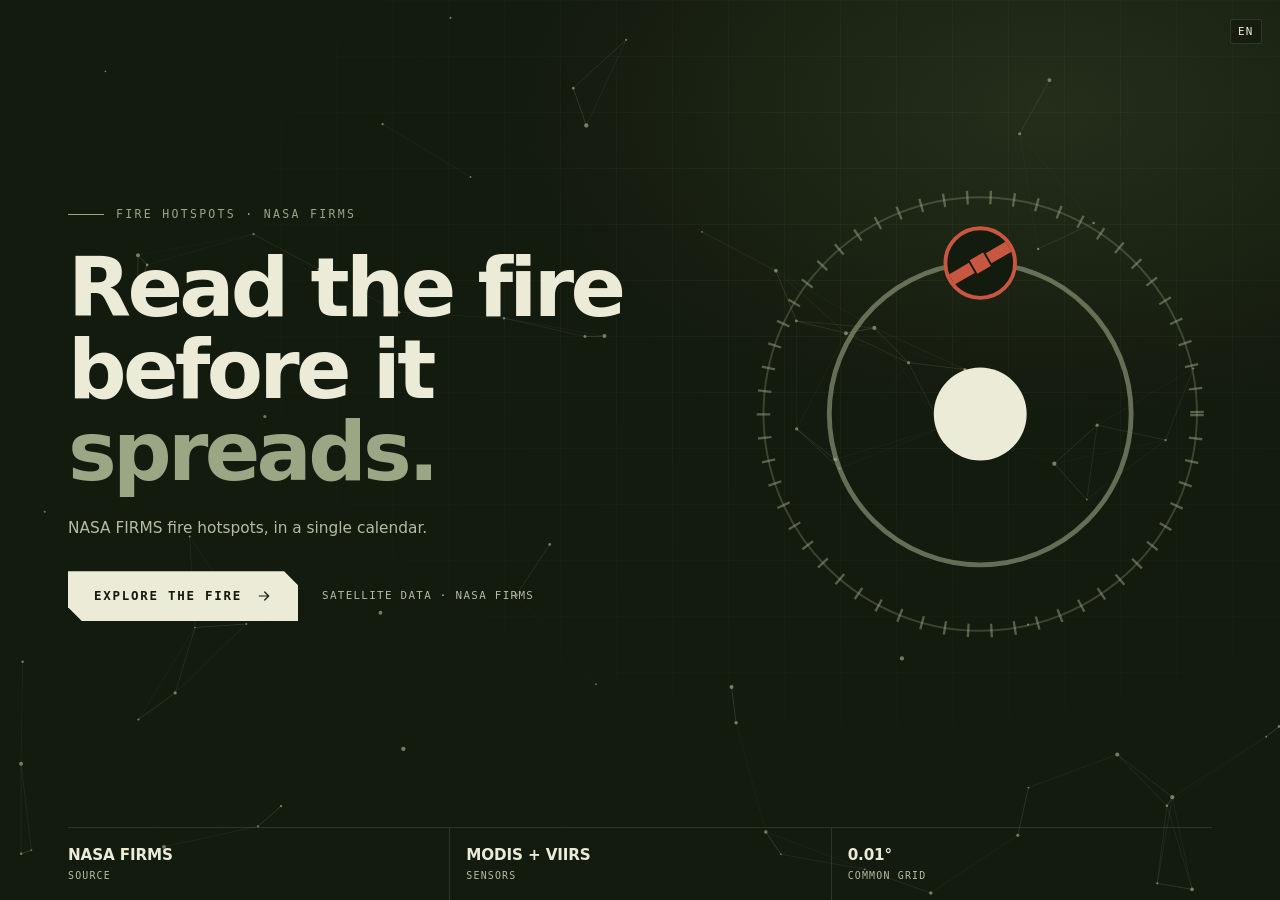
<file: index.html>
<!DOCTYPE html>
<html lang="es" class="no-js">
<head>
  <meta charset="utf-8">
  <meta name="viewport" content="width=device-width, initial-scale=1, viewport-fit=cover">
  <meta name="description" content="MOVIRIS · Lee el fuego antes de que avance. Monitoreo y visualización de focos de calor de NASA FIRMS.">
  <title>MOVIRIS · Lee el fuego antes de que avance</title>
  <link rel="icon" href="/ico.svg" type="image/svg+xml">
  <script>
    document.documentElement.classList.replace('no-js', 'js');
    window.setTimeout(function () {
      document.documentElement.classList.add('is-loaded');
    }, 1800);
  </script>
  <link rel="stylesheet" href="/styles.css">
  <script src="/i18n.js"></script>
</head>
<body>
  <div class="welcome-lang">
    <select id="lang-select" aria-label="Idioma">
      <option value="en">EN</option>
      <option value="es">ES</option>
    </select>
  </div>
  <div class="grid" aria-hidden="true"></div>
  <canvas class="network" id="network" aria-hidden="true"></canvas>

  <div class="page">
    <main class="hero">
      <div class="copy">
        <p class="eyebrow reveal" style="--delay: 160ms">
          <span class="eyebrow-line" aria-hidden="true"></span>
          Focos de calor · NASA FIRMS
        </p>

        <h1 class="headline">
          <span class="line"><span class="line-inner" style="--delay: 220ms">Lee el fuego</span></span>
          <span class="line"><span class="line-inner" style="--delay: 340ms">antes de que <em>avance.</em></span></span>
        </h1>

        <p class="subtitle reveal" style="--delay: 520ms">
          Focos de calor de NASA FIRMS, en un solo calendario.
        </p>

        <div class="actions reveal" style="--delay: 660ms">
          <a class="cta" id="cta" href="/inicio/">
            <span>Explorar el fuego</span>
            <svg viewBox="0 0 24 24" fill="none" aria-hidden="true">
              <path d="M5 12h13M13 6l6 6-6 6" stroke="currentColor" stroke-width="1.8" stroke-linecap="round" stroke-linejoin="round"/>
            </svg>
          </a>
          <p class="cta-note">Datos satelitales · NASA FIRMS</p>
        </div>
      </div>

      <div class="art reveal" style="--delay: 500ms">
        <svg class="sat" viewBox="0 0 240 240" role="img" aria-label="Satélite orbitando la Tierra">
          <!-- Marcas del anillo exterior -->
          <circle class="sat-ticks" cx="120" cy="120" r="112" fill="none" stroke-width="7" stroke-dasharray="1.2 10.9"/>
          <!-- Línea fina del anillo exterior -->
          <circle class="sat-ring" cx="120" cy="120" r="112" fill="none"/>
          <!-- Órbita -->
          <circle class="sat-orbit" cx="120" cy="120" r="78" fill="none" stroke-width="2.5"/>
          <!-- Tierra -->
          <circle class="sat-earth" cx="120" cy="120" r="24"/>
          <!-- Satélite -->
          <g class="orb">
            <circle class="sat-node" cx="120" cy="42" r="18" stroke-width="2"/>
            <g class="sat-parts" transform="rotate(-30 120 42)">
              <rect x="116" y="38" width="8" height="8"/>
              <rect x="103" y="39" width="12" height="6"/>
              <rect x="125" y="39" width="12" height="6"/>
            </g>
          </g>
        </svg>
      </div>
    </main>

    <section class="facts reveal" style="--delay: 780ms" aria-label="Datos del proyecto">
      <div class="fact"><strong>NASA FIRMS</strong><span>Fuente</span></div>
      <div class="fact"><strong>MODIS + VIIRS</strong><span>Sensores</span></div>
      <div class="fact"><strong>0,01°</strong><span>Malla común</span></div>
    </section>
  </div>

  <script src="/script.js"></script>
</body>
</html>
</file>
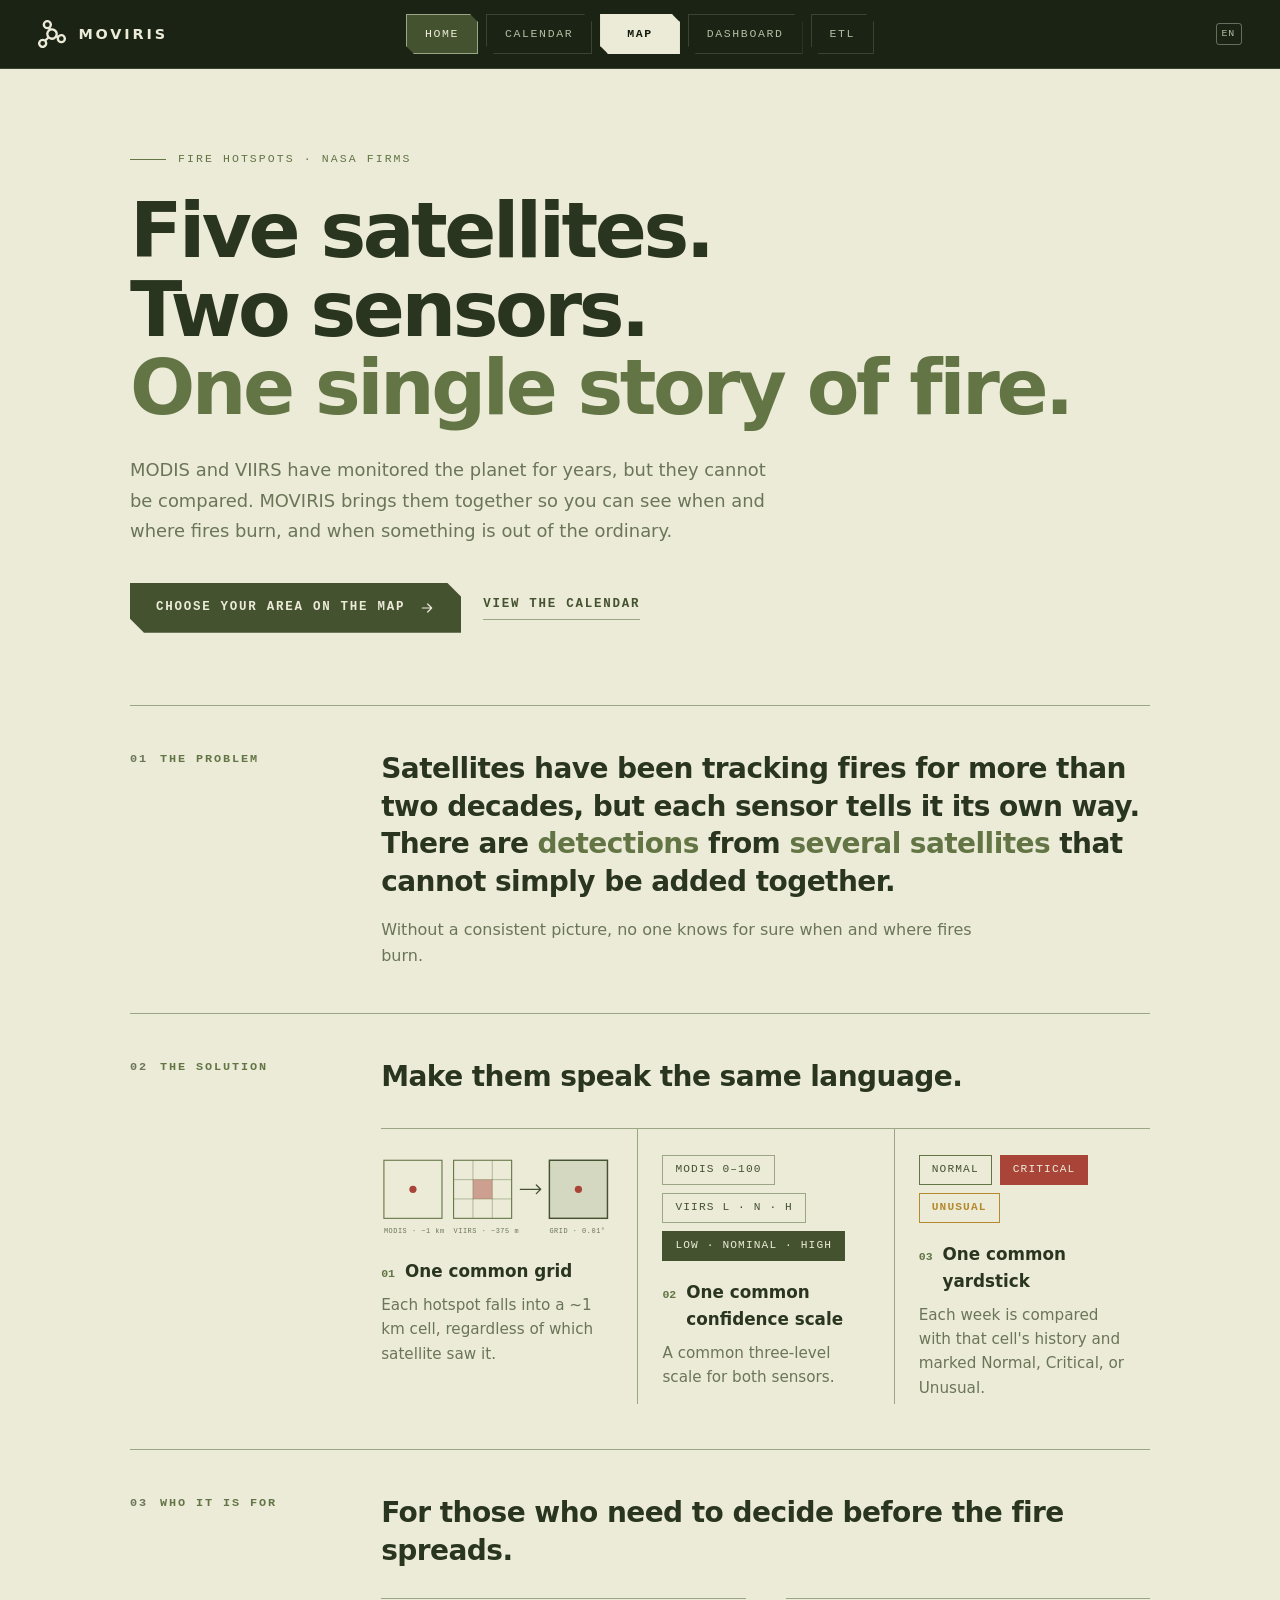
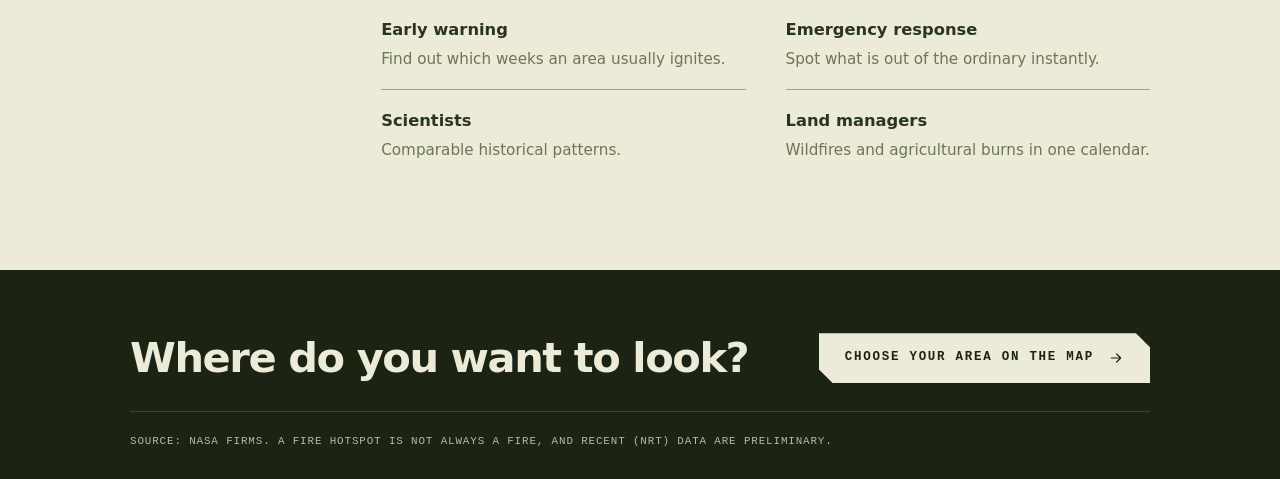
<file: inicio/index.html>
<!DOCTYPE html>
<html lang="es" class="no-js">
<head>
  <meta charset="utf-8">
  <meta name="viewport" content="width=device-width, initial-scale=1">
  <meta name="description" content="MOVIRIS une los datos de MODIS y VIIRS en un solo calendario de actividad de quema para distintas regiones.">
  <title>Inicio · MOVIRIS</title>
  <link rel="icon" href="/ico.svg" type="image/svg+xml">
  <script>
    document.documentElement.classList.replace('no-js', 'js');
  </script>
  <link rel="stylesheet" href="/header/style.css">
  <link rel="stylesheet" href="/inicio/style.css">
  <script src="/i18n.js"></script>
</head>
<body>
  <div id="site-header"></div>

  <main>
    <!-- Gancho -->
    <section class="wrap hero">
      <p class="eyebrow reveal"><span class="eyebrow-line" aria-hidden="true"></span>Focos de calor · NASA FIRMS</p>
      <h1 class="title reveal">
        <span>Cinco satélites.</span>
        <span>Dos sensores.</span>
        <span class="accent">Una sola historia del fuego.</span>
      </h1>
      <p class="lead reveal">
        MODIS y VIIRS llevan años vigilando el planeta, pero no se pueden comparar.
        MOVIRIS los une para que veas cuándo y dónde arde, y cuándo algo se sale de lo normal.
      </p>
      <div class="actions reveal">
        <a class="btn btn--primary" href="/mapa/">
          <span>Elige tu zona en el mapa</span>
          <svg viewBox="0 0 24 24" fill="none" aria-hidden="true"><path d="M5 12h13M13 6l6 6-6 6" stroke="currentColor" stroke-width="1.8" stroke-linecap="round" stroke-linejoin="round"/></svg>
        </a>
        <a class="btn btn--ghost" href="/calendario/">Ver el calendario</a>
      </div>
    </section>

    <!-- El problema -->
    <section class="wrap row reveal">
      <h2 class="label"><span>01</span>El problema</h2>
      <div class="body">
        <p class="big">
          Los satélites llevan más de dos décadas rastreando el fuego, pero cada sensor lo cuenta a su manera.
          Hay <strong>detecciones</strong> de <strong>varios satélites</strong> que no se pueden sumar sin más.
        </p>
        <p class="small">Sin una imagen consistente, nadie sabe con certeza cuándo y dónde se quema.</p>
      </div>
    </section>

    <!-- La solución -->
    <section class="wrap row reveal">
      <h2 class="label"><span>02</span>La solución</h2>
      <div class="body">
        <p class="big">Ponerlos a hablar el mismo idioma.</p>
        <div class="steps">
          <article class="step">
            <svg class="grid-art" viewBox="0 0 320 120" role="img" aria-label="Un foco visto por MODIS y por VIIRS cae en una misma celda de la malla">
              <rect class="g-line" x="4" y="10" width="80" height="80"/>
              <circle class="g-ember" cx="44" cy="50" r="5"/>
              <rect class="g-line" x="100" y="10" width="80" height="80"/>
              <path class="g-line g-thin" d="M126.7 10v80M153.3 10v80M100 36.7h80M100 63.3h80"/>
              <rect class="g-fill-ember" x="126.7" y="36.7" width="26.6" height="26.6"/>
              <path class="g-arrow" d="M192 50h28M214 44l6 6-6 6"/>
              <rect class="g-cell" x="232" y="10" width="80" height="80"/>
              <circle class="g-ember" cx="272" cy="50" r="5"/>
              <text class="g-text" x="4" y="110">MODIS · ~1 km</text>
              <text class="g-text" x="100" y="110">VIIRS · ~375 m</text>
              <text class="g-text" x="232" y="110">MALLA · 0,01°</text>
            </svg>
            <h3><span>01</span>Una sola malla</h3>
            <p>Cada foco cae en una celda de ~1 km, sin importar qué satélite lo vio.</p>
          </article>

          <article class="step">
            <div class="chips" aria-hidden="true">
              <span class="chip">MODIS 0–100</span>
              <span class="chip">VIIRS l · n · h</span>
            </div>
            <div class="chips" aria-hidden="true">
              <span class="chip chip--solid">Baja · Nominal · Alta</span>
            </div>
            <h3><span>02</span>Una sola confianza</h3>
            <p>Una escala común de tres niveles para los dos sensores.</p>
          </article>

          <article class="step">
            <div class="chips" aria-hidden="true">
              <span class="chip chip--ok">Normal</span>
              <span class="chip chip--critical">Crítica</span>
              <span class="chip chip--unusual">Inusual</span>
            </div>
            <h3><span>03</span>Una sola vara</h3>
            <p>Cada semana se compara con la historia de esa misma celda y se marca como Normal, Crítica o Inusual.</p>
          </article>
        </div>
      </div>
    </section>

    <!-- Para quién -->
    <section class="wrap row reveal">
      <h2 class="label"><span>03</span>Para quién</h2>
      <div class="body">
        <p class="big">Para quien necesita decidir antes de que el fuego avance.</p>
        <ul class="people">
          <li><strong>Alerta temprana</strong><span>Descubre en qué semanas una zona suele encenderse.</span></li>
          <li><strong>Respuesta a emergencias</strong><span>Detecta al instante lo que se sale de lo habitual.</span></li>
          <li><strong>Científicos</strong><span>Patrones históricos comparables.</span></li>
          <li><strong>Administradores de tierras</strong><span>Incendios forestales y quemas agrícolas en un mismo calendario.</span></li>
        </ul>
      </div>
    </section>
  </main>

  <!-- Cierre -->
  <footer class="closing">
    <div class="wrap closing-inner">
      <div class="closing-cta">
        <p class="closing-title">¿Dónde quieres mirar?</p>
        <a class="btn btn--light" href="/mapa/">
          <span>Elige tu zona en el mapa</span>
          <svg viewBox="0 0 24 24" fill="none" aria-hidden="true"><path d="M5 12h13M13 6l6 6-6 6" stroke="currentColor" stroke-width="1.8" stroke-linecap="round" stroke-linejoin="round"/></svg>
        </a>
      </div>
      <p class="note">
        Fuente: NASA FIRMS. Un foco de calor no siempre es un incendio, y los datos recientes (NRT) son preliminares.
      </p>
    </div>
  </footer>

  <script src="/header/script.js"></script>
  <script src="/inicio/script.js"></script>
</body>
</html>
</file>
<file: styles.css>
/* ==========================================================================
   MOVIRIS · Bienvenida (una sola pantalla, sin scroll)
   Fondo verde oscuro para contrastar con la app (tonos de verde claro).
   Paleta base: #EBEBD8 · #637545 · #455230 · #9BA685
   ========================================================================== */

.welcome-lang {
  position: fixed;
  top: 18px;
  right: 18px;
  z-index: 20;
}

.welcome-lang select {
  appearance: none;
  background: rgba(19, 26, 14, 0.65);
  color: var(--cream);
  border: 1px solid var(--line);
  border-radius: 3px;
  padding: 5px 7px;
  font-family: var(--mono);
  font-size: 0.68rem;
  letter-spacing: 0.1em;
  cursor: pointer;
}

.welcome-lang select option {
  background: var(--cream);
  color: var(--bg);
}

:root {
  --bg: #131A0E;
  --cream: #EBEBD8;
  --primary: #637545;
  --primary-dark: #455230;
  --sage: #9BA685;
  --muted: #B4BDA1;
  --ember: #C9573F;
  --line: rgba(155, 166, 133, 0.2);

  --font: "Inter", "Segoe UI", system-ui, -apple-system, sans-serif;
  --mono: ui-monospace, "SFMono-Regular", "Cascadia Mono", Menlo, Consolas, monospace;
}

*,
*::before,
*::after {
  box-sizing: border-box;
}

html,
body {
  height: 100%;
  overflow: hidden;
}

body {
  margin: 0;
  background:
    radial-gradient(ellipse 60% 50% at 82% 12%, rgba(99, 117, 69, 0.22), transparent 70%),
    var(--bg);
  color: var(--cream);
  font-family: var(--font);
  line-height: 1.5;
  -webkit-font-smoothing: antialiased;
}

h1,
p {
  margin: 0;
}

a {
  color: inherit;
}

:focus-visible {
  outline: 2px solid var(--sage);
  outline-offset: 4px;
}

::selection {
  background: rgba(155, 166, 133, 0.35);
}

/* --------------------------------------------------------------------------
   Fondo: cuadrícula + red de puntos
   -------------------------------------------------------------------------- */

.grid {
  position: fixed;
  inset: 0;
  z-index: 0;
  pointer-events: none;
  background-image:
    linear-gradient(var(--line) 1px, transparent 1px),
    linear-gradient(90deg, var(--line) 1px, transparent 1px);
  background-size: 56px 56px;
  opacity: 0.35;
  -webkit-mask-image: radial-gradient(ellipse at 70% 30%, #000 0%, transparent 75%);
  mask-image: radial-gradient(ellipse at 70% 30%, #000 0%, transparent 75%);
}

.network {
  position: fixed;
  inset: 0;
  z-index: 0;
  width: 100%;
  height: 100%;
  pointer-events: none;
}

/* Una sola pantalla: contenido + datos; sin header ni footer */
.page {
  position: relative;
  z-index: 1;
  display: grid;
  grid-template-rows: minmax(0, 1fr) auto;
  width: min(1240px, 100%);
  min-height: 100vh;
  min-height: 100svh;
  margin: 0 auto;
  padding: 0 clamp(20px, 4vw, 48px);
  transition: opacity 0.3s ease;
}

/* --------------------------------------------------------------------------
   Contenido: texto a la izquierda, satélite a la derecha
   -------------------------------------------------------------------------- */

.hero {
  display: grid;
  grid-template-columns: minmax(0, 1.15fr) minmax(0, 0.85fr);
  align-items: stretch;
  gap: clamp(16px, 4vw, 56px);
  min-height: 0;
  padding: clamp(10px, 3vh, 36px) 0;
}

.copy {
  align-self: center;
  min-width: 0;
}

.eyebrow {
  display: flex;
  align-items: center;
  gap: 12px;
  margin-bottom: clamp(12px, 2.6vh, 26px);
  color: var(--sage);
  font-family: var(--mono);
  font-size: 0.72rem;
  letter-spacing: 0.2em;
  text-transform: uppercase;
}

.eyebrow-line {
  display: block;
  width: 36px;
  height: 1px;
  background: var(--sage);
}

.headline {
  font-size: clamp(2.3rem, min(6.4vw, 10vh), 5.8rem);
  font-weight: 700;
  letter-spacing: -0.045em;
  line-height: 1;
}

.headline .line {
  display: block;
}

.headline .line-inner {
  display: block;
}

.headline em {
  color: var(--sage);
  font-style: normal;
}

.subtitle {
  max-width: 520px;
  margin-top: clamp(14px, 2.6vh, 28px);
  color: var(--muted);
  font-size: clamp(0.95rem, 1.2vw, 1.1rem);
  line-height: 1.6;
}

.actions {
  display: flex;
  align-items: center;
  flex-wrap: wrap;
  gap: 14px 24px;
  margin-top: clamp(18px, 3.4vh, 38px);
}

/* Botón de esquinas cortadas */
.cta {
  display: inline-flex;
  align-items: center;
  gap: 14px;
  min-height: 50px;
  padding: 0 26px;
  background: var(--cream);
  color: var(--bg);
  font-family: var(--mono);
  font-size: 0.78rem;
  font-weight: 700;
  letter-spacing: 0.14em;
  text-decoration: none;
  text-transform: uppercase;
  clip-path: polygon(0 0, calc(100% - 14px) 0, 100% 14px, 100% 100%, 14px 100%, 0 calc(100% - 14px));
  transition: background 0.2s ease;
}

.cta svg {
  width: 16px;
  height: 16px;
  transition: transform 0.2s ease;
}

.cta:hover {
  background: var(--sage);
}

.cta:hover svg {
  transform: translateX(4px);
}

.cta-note {
  color: var(--muted);
  font-family: var(--mono);
  font-size: 0.68rem;
  letter-spacing: 0.12em;
  text-transform: uppercase;
}

/* --------------------------------------------------------------------------
   Satélite (se adapta al espacio disponible)
   -------------------------------------------------------------------------- */

.art {
  display: grid;
  place-items: center;
  min-width: 0;
  min-height: 0;
  height: 100%;
}

.sat {
  display: block;
  width: 100%;
  height: 100%;
  max-width: 520px;
  max-height: 520px;
}

.sat-ticks {
  stroke: var(--sage);
  stroke-opacity: 0.5;
}

.sat-ring {
  stroke: var(--sage);
  stroke-opacity: 0.3;
}

.sat-orbit {
  stroke: var(--sage);
  stroke-opacity: 0.6;
}

.sat-earth {
  fill: var(--cream);
}

.sat-node {
  fill: var(--bg);
  stroke: var(--ember);
}

.sat-parts {
  fill: var(--ember);
}

.orb {
  transform-box: view-box;
  transform-origin: 120px 120px;
  animation: orbit 48s linear infinite;
}

@keyframes orbit {
  to {
    transform: rotate(360deg);
  }
}

/* --------------------------------------------------------------------------
   Datos (una sola fila compacta)
   -------------------------------------------------------------------------- */

.facts {
  display: grid;
  grid-template-columns: repeat(3, 1fr);
  border-top: 1px solid var(--line);
}

.fact {
  display: flex;
  flex-direction: column;
  gap: 2px;
  min-width: 0;
  padding: clamp(10px, 1.8vh, 16px) 16px clamp(10px, 1.8vh, 16px) 0;
}

.fact + .fact {
  padding-left: 16px;
  border-left: 1px solid var(--line);
}

.fact strong {
  font-size: 0.95rem;
  font-weight: 600;
  letter-spacing: -0.01em;
  white-space: nowrap;
}

.fact span {
  color: var(--muted);
  font-family: var(--mono);
  font-size: 0.62rem;
  letter-spacing: 0.12em;
  text-transform: uppercase;
}

/* --------------------------------------------------------------------------
   Animación de entrada y salida
   -------------------------------------------------------------------------- */

.js .reveal {
  opacity: 0;
  transform: translateY(14px);
  transition: opacity 0.7s ease, transform 0.7s cubic-bezier(0.16, 1, 0.3, 1);
  transition-delay: var(--delay, 0s);
}

.js.is-loaded .reveal {
  opacity: 1;
  transform: none;
}

.js .line-inner {
  opacity: 0;
  transform: translateY(0.32em);
  transition:
    opacity 0.85s ease,
    transform 0.9s cubic-bezier(0.16, 1, 0.3, 1);
  transition-delay: var(--delay, 0s);
}

.js.is-loaded .line-inner {
  opacity: 1;
  transform: none;
}

.is-leaving .page {
  opacity: 0;
}

/* --------------------------------------------------------------------------
   Responsive
   -------------------------------------------------------------------------- */

/* Tablet y móvil: texto arriba, satélite en el espacio sobrante */
@media (max-width: 860px) {
  .hero {
    grid-template-columns: 1fr;
    grid-template-rows: auto minmax(0, 1fr);
    gap: 12px;
  }

  .headline {
    font-size: clamp(2.2rem, min(11vw, 8.5vh), 4rem);
  }

  .art {
    align-self: stretch;
  }
}

@media (max-width: 640px) {
  .topbar-meta {
    font-size: 0.62rem;
    letter-spacing: 0.08em;
  }

  .cta-note {
    display: none;
  }

  .actions {
    margin-top: 18px;
  }

  .fact strong {
    font-size: 0.8rem;
  }

  .fact span {
    font-size: 0.54rem;
    letter-spacing: 0.08em;
  }

  .fact,
  .fact + .fact {
    padding-right: 8px;
    padding-left: 10px;
  }

  .fact:first-child {
    padding-left: 0;
  }
}

/* Pantallas bajas: el satélite se oculta para que todo quepa sin scroll */
@media (max-width: 860px) and (max-height: 660px) {
  .art {
    display: none;
  }
}

@media (max-height: 560px) {
  .subtitle {
    display: none;
  }
}

@media (prefers-reduced-motion: reduce) {
  .js .reveal,
  .js .line-inner {
    opacity: 1 !important;
    transform: none !important;
    transition: none !important;
  }

  .orb {
    animation: none;
  }

  .page,
  .cta,
  .cta svg {
    transition: none !important;
  }
}
</file>
<file: header/style.css>
/* ==========================================================================
   MOVIRIS · Header (componente compartido)
   Barra verde oscuro; el contenido de cada página va sobre verde claro.
   Todas las clases llevan prefijo hd- para no chocar con las de la página.
   ========================================================================== */

#site-header {
  --hd-bg: #1A2314;
  --hd-cream: #EBEBD8;
  --hd-sage: #9BA685;
  --hd-muted: #B4BDA1;
  --hd-primary-dark: #455230;
  --hd-ink: #131A0E;
  --hd-ember: #C9573F;
  --hd-line: rgba(155, 166, 133, 0.25);
  --hd-font: "Inter", "Segoe UI", system-ui, -apple-system, sans-serif;
  --hd-mono: ui-monospace, "SFMono-Regular", "Cascadia Mono", Menlo, Consolas, monospace;

  position: sticky;
  top: 0;
  z-index: 100;
  display: block;
  min-height: 68px; /* reserva el espacio mientras carga el fragmento */
  background: var(--hd-bg);
  border-bottom: 1px solid var(--hd-line);
  color: var(--hd-cream);
  font-family: var(--hd-font);
  line-height: 1.4;
  -webkit-font-smoothing: antialiased;
}

#site-header *,
#site-header *::before,
#site-header *::after {
  box-sizing: border-box;
}

.hd-inner {
  display: grid;
  grid-template-columns: 1fr auto 1fr;
  align-items: center;
  gap: 20px;
  width: min(1280px, 100%);
  min-height: 68px;
  margin: 0 auto;
  padding: 0 clamp(16px, 3vw, 40px);
}

/* --------------------------------------------------------------------------
   Marca
   -------------------------------------------------------------------------- */

.hd-brand {
  display: inline-flex;
  align-items: center;
  justify-self: start;
  gap: 12px;
  color: var(--hd-cream);
  text-decoration: none;
}

/* Logo en crema con máscara; /ico.svg no se modifica */
.hd-mark {
  width: 28px;
  height: 28px;
  flex: none;
  background: var(--hd-cream);
  -webkit-mask: url("/ico.svg") center / contain no-repeat;
  mask: url("/ico.svg") center / contain no-repeat;
}

.hd-word {
  font-size: 0.9rem;
  font-weight: 700;
  letter-spacing: 0.2em;
}

/* --------------------------------------------------------------------------
   Pestañas (el Mapa queda al centro y destacado)
   -------------------------------------------------------------------------- */

.hd-nav {
  display: flex;
  align-items: center;
  gap: 8px;
}

.hd-tab {
  display: inline-flex;
  align-items: center;
  justify-content: center;
  flex: none;
  height: 40px;
  padding: 0 18px;
  border: 1px solid var(--hd-line);
  color: var(--hd-muted);
  font-family: var(--hd-mono);
  font-size: 0.72rem;
  letter-spacing: 0.14em;
  text-decoration: none;
  text-transform: uppercase;
  white-space: nowrap;
  clip-path: polygon(0 0, calc(100% - 8px) 0, 100% 8px, 100% 100%, 8px 100%, 0 calc(100% - 8px));
  transition: color 0.2s ease, background 0.2s ease, border-color 0.2s ease;
}

.hd-tab:hover {
  border-color: var(--hd-sage);
  color: var(--hd-cream);
}

.hd-tab:focus-visible {
  outline: 2px solid var(--hd-sage);
  outline-offset: 2px;
}

/* Pestaña activa */
.hd-tab[aria-current="page"] {
  border-color: var(--hd-sage);
  background: var(--hd-primary-dark);
  color: var(--hd-cream);
}

/* Pestaña destacada (Mapa) */
.hd-tab--featured {
  padding: 0 26px;
  border-color: var(--hd-cream);
  background: var(--hd-cream);
  color: var(--hd-ink);
  font-weight: 700;
}

.hd-tab--featured:hover {
  border-color: var(--hd-sage);
  background: var(--hd-sage);
  color: var(--hd-ink);
}

.hd-tab--featured[aria-current="page"] {
  border-color: var(--hd-cream);
  background: var(--hd-cream);
  color: var(--hd-ink);
  box-shadow: inset 0 -3px 0 var(--hd-ember);
}

/* --------------------------------------------------------------------------
   Meta
   -------------------------------------------------------------------------- */

.hd-meta {
  display: inline-flex;
  align-items: center;
  justify-self: end;
  gap: 10px;
  color: var(--hd-muted);
  font-family: var(--hd-mono);
  font-size: 0.68rem;
  letter-spacing: 0.14em;
  text-transform: uppercase;
  white-space: nowrap;
}

/* --------------------------------------------------------------------------
   Responsive: las pestañas pasan a una segunda fila con scroll horizontal
   -------------------------------------------------------------------------- */

@media (max-width: 900px) {
  #site-header {
    min-height: 108px;
  }

  .hd-inner {
    grid-template-columns: 1fr auto;
    grid-template-areas:
      "brand meta"
      "nav   nav";
    gap: 10px 16px;
    min-height: 0;
    padding-top: 12px;
    padding-bottom: 12px;
  }

  .hd-brand {
    grid-area: brand;
  }

  .hd-meta {
    grid-area: meta;
    font-size: 0.62rem;
    letter-spacing: 0.08em;
  }

  .hd-nav {
    grid-area: nav;
    overflow-x: auto;
    padding-bottom: 2px;
    scrollbar-width: none;
    -webkit-overflow-scrolling: touch;
  }

  .hd-nav::-webkit-scrollbar {
    display: none;
  }

  .hd-tab {
    height: 38px;
    padding: 0 14px;
  }

  .hd-tab--featured {
    padding: 0 20px;
  }
}

.hd-lang select {
  appearance: none;
  background: transparent;
  color: inherit;
  border: 1px solid rgba(247, 247, 236, 0.35);
  border-radius: 3px;
  padding: 3px 5px;
  font: inherit;
  font-size: 0.62rem;
  letter-spacing: 0.08em;
  cursor: pointer;
}

.hd-lang select option {
  background: #f7f7ec;
  color: #2a3520;
}

@media (prefers-reduced-motion: reduce) {
  .hd-tab {
    transition: none;
  }
}
</file>
<file: inicio/style.css>
/* ==========================================================================
   MOVIRIS · Inicio
   Contenido sobre verde claro; el header (componente aparte) va en verde oscuro.
   ========================================================================== */

:root {
  --bg: #EBEBD8;
  --card: #F7F7EC;
  --ink: #2A3520;
  --primary: #637545;
  --primary-dark: #455230;
  --secondary: #6B7557;
  --border: #9BA685;
  --ember: #A94438;
  --amber: #B58A2E;
  --dark: #1A2314;

  --font: "Inter", "Segoe UI", system-ui, -apple-system, sans-serif;
  --mono: ui-monospace, "SFMono-Regular", "Cascadia Mono", Menlo, Consolas, monospace;
}

*,
*::before,
*::after {
  box-sizing: border-box;
}

body {
  margin: 0;
  background: var(--bg);
  color: var(--primary-dark);
  font-family: var(--font);
  line-height: 1.6;
  -webkit-font-smoothing: antialiased;
}

h1,
h2,
h3,
p,
ul {
  margin: 0;
  padding: 0;
}

ul {
  list-style: none;
}

a {
  color: inherit;
}

:focus-visible {
  outline: 2px solid var(--primary);
  outline-offset: 3px;
}

.wrap {
  width: min(1100px, 100%);
  margin: 0 auto;
  padding-right: clamp(20px, 4vw, 40px);
  padding-left: clamp(20px, 4vw, 40px);
}

/* --------------------------------------------------------------------------
   Gancho
   -------------------------------------------------------------------------- */

.hero {
  padding-top: clamp(40px, 9vh, 96px);
  padding-bottom: clamp(40px, 8vh, 80px);
}

.eyebrow {
  display: flex;
  align-items: center;
  gap: 12px;
  margin-bottom: 24px;
  color: var(--primary);
  font-family: var(--mono);
  font-size: 0.72rem;
  letter-spacing: 0.18em;
  text-transform: uppercase;
}

.eyebrow-line {
  display: block;
  width: 36px;
  height: 1px;
  background: var(--primary);
}

.title {
  color: var(--ink);
  font-size: clamp(2.3rem, 6vw, 5rem);
  font-weight: 700;
  letter-spacing: -0.045em;
  line-height: 1.02;
}

.title span {
  display: block;
}

.title .accent {
  color: var(--primary);
}

.lead {
  max-width: 640px;
  margin-top: 28px;
  color: var(--secondary);
  font-size: clamp(1rem, 1.4vw, 1.2rem);
  line-height: 1.7;
}

.actions {
  display: flex;
  flex-wrap: wrap;
  align-items: center;
  gap: 14px 22px;
  margin-top: 36px;
}

/* Botones de esquinas cortadas */
.btn {
  display: inline-flex;
  align-items: center;
  gap: 14px;
  min-height: 50px;
  padding: 0 26px;
  font-family: var(--mono);
  font-size: 0.78rem;
  font-weight: 700;
  letter-spacing: 0.14em;
  text-decoration: none;
  text-transform: uppercase;
  clip-path: polygon(0 0, calc(100% - 14px) 0, 100% 14px, 100% 100%, 14px 100%, 0 calc(100% - 14px));
  transition: background 0.2s ease, color 0.2s ease;
}

.btn svg {
  width: 16px;
  height: 16px;
  transition: transform 0.2s ease;
}

.btn:hover svg {
  transform: translateX(4px);
}

.btn--primary {
  background: var(--primary-dark);
  color: var(--bg);
}

.btn--primary:hover {
  background: var(--ink);
}

.btn--ghost {
  min-height: 0;
  padding: 0 0 4px;
  border-bottom: 1px solid var(--border);
  color: var(--primary-dark);
  clip-path: none;
}

.btn--ghost:hover {
  color: var(--primary);
  border-color: var(--primary);
}

.btn--light {
  background: var(--bg);
  color: var(--dark);
}

.btn--light:hover {
  background: var(--border);
}

/* --------------------------------------------------------------------------
   Secciones editoriales (etiqueta a la izquierda, contenido a la derecha)
   -------------------------------------------------------------------------- */

.row {
  display: grid;
  grid-template-columns: 200px minmax(0, 1fr);
  gap: 24px clamp(24px, 4vw, 56px);
  padding-top: clamp(28px, 5vh, 48px);
  padding-bottom: clamp(28px, 5vh, 48px);
  /* línea superior que ocupa solo el ancho del contenido */
  background: linear-gradient(var(--border), var(--border)) top / calc(100% - 2 * clamp(20px, 4vw, 40px)) 1px no-repeat;
}

.label {
  display: flex;
  align-items: baseline;
  gap: 12px;
  color: var(--primary);
  font-family: var(--mono);
  font-size: 0.74rem;
  font-weight: 600;
  letter-spacing: 0.16em;
  text-transform: uppercase;
}

.label span {
  color: var(--secondary);
}

.big {
  max-width: 760px;
  color: var(--ink);
  font-size: clamp(1.25rem, 2.2vw, 1.75rem);
  font-weight: 600;
  letter-spacing: -0.02em;
  line-height: 1.35;
}

.big strong {
  color: var(--primary);
}

.small {
  max-width: 620px;
  margin-top: 16px;
  color: var(--secondary);
}

/* Pasos de la solución */
.steps {
  display: grid;
  grid-template-columns: repeat(3, minmax(0, 1fr));
  gap: 0;
  margin-top: 32px;
  border-top: 1px solid var(--border);
}

.step {
  min-width: 0;
  padding: 24px 24px 4px 0;
}

.step + .step {
  padding-left: 24px;
  border-left: 1px solid var(--border);
}

.step h3 {
  display: flex;
  align-items: baseline;
  gap: 10px;
  margin: 18px 0 8px;
  color: var(--ink);
  font-size: 1.05rem;
  font-weight: 700;
}

.step h3 span {
  color: var(--primary);
  font-family: var(--mono);
  font-size: 0.72rem;
}

.step p {
  color: var(--secondary);
  font-size: 0.95rem;
}

/* Ilustración de la malla */
.grid-art {
  display: block;
  width: 100%;
  max-width: 320px;
  height: auto;
}

.g-line {
  fill: none;
  stroke: var(--primary);
  stroke-width: 1.5;
}

.g-thin {
  stroke-width: 1;
  stroke-opacity: 0.6;
}

.g-cell {
  fill: rgba(99, 117, 69, 0.16);
  stroke: var(--primary-dark);
  stroke-width: 2;
}

.g-ember {
  fill: var(--ember);
}

.g-fill-ember {
  fill: var(--ember);
  fill-opacity: 0.45;
}

.g-arrow {
  fill: none;
  stroke: var(--primary-dark);
  stroke-width: 1.8;
  stroke-linecap: round;
  stroke-linejoin: round;
}

.g-text {
  fill: var(--secondary);
  font-family: var(--mono);
  font-size: 9.5px;
  letter-spacing: 0.08em;
}

/* Fichas de texto de los pasos 2 y 3 */
.chips {
  display: flex;
  flex-wrap: wrap;
  gap: 8px;
  margin-bottom: 8px;
}

.chips:first-child {
  margin-top: 2px;
}

.chip {
  display: inline-flex;
  align-items: center;
  height: 30px;
  padding: 0 12px;
  border: 1px solid var(--border);
  color: var(--primary-dark);
  font-family: var(--mono);
  font-size: 0.7rem;
  letter-spacing: 0.1em;
  text-transform: uppercase;
}

.chip--solid {
  border-color: var(--primary-dark);
  background: var(--primary-dark);
  color: var(--bg);
}

.chip--ok {
  border-color: var(--primary);
  color: var(--primary-dark);
}

.chip--critical {
  border-color: var(--ember);
  background: var(--ember);
  color: var(--bg);
}

.chip--unusual {
  border-color: var(--amber);
  color: var(--amber);
  font-weight: 700;
}

/* Para quién */
.people {
  display: grid;
  grid-template-columns: repeat(2, minmax(0, 1fr));
  gap: 0 40px;
  margin-top: 28px;
}

.people li {
  display: flex;
  flex-direction: column;
  gap: 4px;
  padding: 18px 0;
  border-top: 1px solid var(--border);
}

.people strong {
  color: var(--ink);
  font-size: 1.02rem;
}

.people span {
  color: var(--secondary);
  font-size: 0.95rem;
}

/* --------------------------------------------------------------------------
   Cierre (verde oscuro, igual que el header)
   -------------------------------------------------------------------------- */

.closing {
  margin-top: clamp(24px, 5vh, 48px);
  background: var(--dark);
  color: var(--bg);
}

.closing-inner {
  display: flex;
  flex-direction: column;
  gap: 28px;
  padding-top: clamp(36px, 7vh, 64px);
  padding-bottom: 28px;
}

.closing-cta {
  display: flex;
  flex-wrap: wrap;
  align-items: center;
  justify-content: space-between;
  gap: 20px 32px;
}

.closing-title {
  font-size: clamp(1.6rem, 3.4vw, 2.6rem);
  font-weight: 700;
  letter-spacing: -0.035em;
  line-height: 1.1;
}

.note {
  padding-top: 20px;
  border-top: 1px solid rgba(155, 166, 133, 0.25);
  color: #B4BDA1;
  font-family: var(--mono);
  font-size: 0.68rem;
  letter-spacing: 0.08em;
  line-height: 1.7;
  text-transform: uppercase;
}

/* --------------------------------------------------------------------------
   Aparición al hacer scroll
   -------------------------------------------------------------------------- */

.js .reveal {
  opacity: 0;
  transform: translateY(14px);
  transition: opacity 0.7s ease, transform 0.7s cubic-bezier(0.16, 1, 0.3, 1);
}

.js .reveal.in {
  opacity: 1;
  transform: none;
}

/* --------------------------------------------------------------------------
   Responsive
   -------------------------------------------------------------------------- */

@media (max-width: 860px) {
  .row {
    grid-template-columns: 1fr;
    gap: 14px;
  }

  .steps {
    grid-template-columns: 1fr;
  }

  .step,
  .step + .step {
    padding: 22px 0;
    border-left: 0;
  }

  .step + .step {
    border-top: 1px solid var(--border);
  }

  .people {
    grid-template-columns: 1fr;
  }
}

@media (max-width: 520px) {
  .btn--primary {
    width: 100%;
    justify-content: space-between;
  }

  .closing-cta .btn {
    width: 100%;
    justify-content: space-between;
  }
}

@media (prefers-reduced-motion: reduce) {
  .js .reveal {
    opacity: 1 !important;
    transform: none !important;
    transition: none !important;
  }

  .btn,
  .btn svg {
    transition: none !important;
  }
}
</file>
